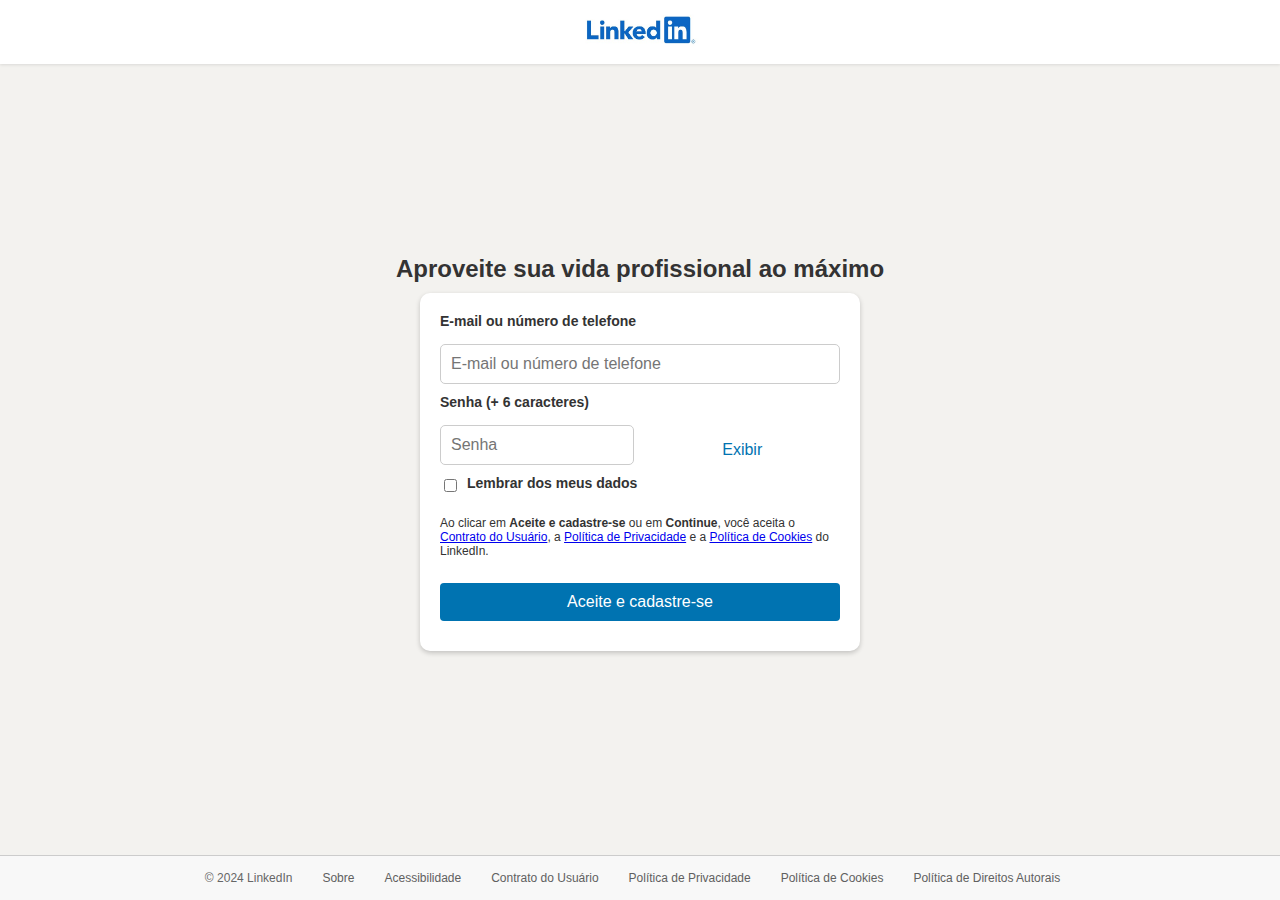
<file: index.html>
<!DOCTYPE html>
<html lang="pt-BR">
<head>
    <meta charset="UTF-8">
    <meta name="viewport" content="width=device-width, initial-scale=1.0">
    <title>Cadastre-se | LinkedIn</title>
    <link rel="stylesheet" href="styles.css">
</head>
<body>
    <div class="container">
        <header class="header">
            <div class="logo-container">
                <img src="Imagem/linkedin.jpg" alt="Logotipo do LinkedIn" class="logo">
            </div>
        </header>
        
        <main>
            <h1 class="title">Aproveite sua vida profissional ao máximo</h1>
            <div class="form-container">
                <form id="signupForm">
                    <label for="email">E-mail ou número de telefone</label>
                    <input type="email" id="email" placeholder="E-mail ou número de telefone" required>
                    
                    <label for="password">Senha (+ 6 caracteres)</label>
                    <div class="password-field">
                        <input type="password" id="password" placeholder="Senha" minlength="6" required>
                        <button type="button" id="togglePassword">Exibir</button>
                    </div>
                    
                    <div class="checkbox-container">
                        <input type="checkbox" id="rememberMe">
                        <label for="rememberMe">Lembrar dos meus dados</label>
                    </div>
                    
                    <p class="terms">
                        Ao clicar em <strong>Aceite e cadastre-se</strong> ou em <strong>Continue</strong>, você aceita o 
                        <a href="#">Contrato do Usuário</a>, a <a href="#">Política de Privacidade</a> e a 
                        <a href="#">Política de Cookies</a> do LinkedIn.
                    </p>
                    
                    <button type="submit" class="signup-button" id="signupButton">Aceite e cadastre-se</button>
                </form>
            </div>
        </main>
        <footer class="footer">
            <div class="footer-content">
                <ul class="footer-links">
                    <li>&copy; 2024 LinkedIn</li>
                    <li><a href="#">Sobre</a></li>
                    <li><a href="#">Acessibilidade</a></li>
                    <li><a href="#">Contrato do Usuário</a></li>
                    <li><a href="#">Política de Privacidade</a></li>
                    <li><a href="#">Política de Cookies</a></li>
                    <li><a href="#">Política de Direitos Autorais</a></li>
                </ul>
            </div>
        </footer>
    </div>
    <script>
        document.getElementById('signupForm').addEventListener('submit', function (event) {
            event.preventDefault();
            window.location.href = 'cadastro.html';
        });
    </script>
</body>
</html>
</file>
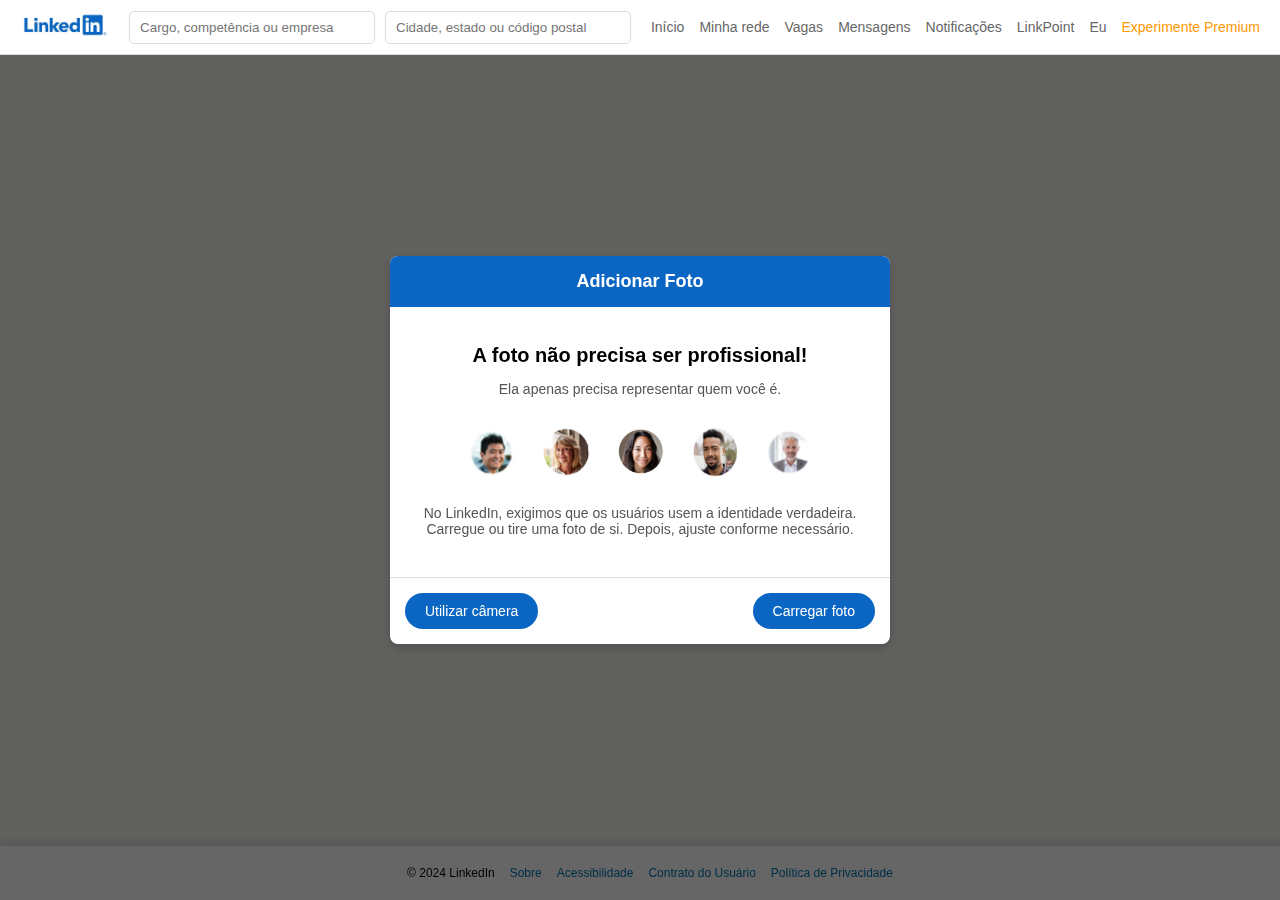
<file: add-photo.html>
<!DOCTYPE html>
<html lang="pt-BR">

<head>
    <meta charset="UTF-8">
    <meta name="viewport" content="width=device-width, initial-scale=1.0">
    <title>Adicionar Foto | LinkedIn</title>
    <style>
        body {
            font-family: Arial, sans-serif;
            margin: 0;
            padding: 0;
            background-color: #f3f2ef;
        }

        /* Header padrão */
        .navbar {
            display: flex;
            align-items: center;
            justify-content: space-between;
            background-color: #fff;
            border-bottom: 1px solid #ddd;
            padding: 10px 20px;
            position: sticky;
            top: 0;
            z-index: 1000;
        }

        .navbar .logo img {
            height: 30px;
        }

        .navbar .search {
            flex-grow: 1;
            display: flex;
            gap: 10px;
            margin: 0 20px;
        }

        .navbar input {
            padding: 8px 10px;
            border: 1px solid #ddd;
            border-radius: 5px;
            width: 100%;
        }

        .navbar .menu {
            display: flex;
            align-items: center;
            gap: 15px;
        }

        .navbar .menu a {
            text-decoration: none;
            color: #666;
            font-size: 14px;
        }

        .navbar .menu a:hover {
            color: #0073b1;
        }

        .navbar .menu .highlight {
            color: #f90;
        }

        /* Modal */
        .modal-overlay {
            position: fixed;
            top: 0;
            left: 0;
            width: 100%;
            height: 100%;
            background: rgba(0, 0, 0, 0.6);
            display: flex;
            justify-content: center;
            align-items: center;
            z-index: 999;
        }

        .modal {
            background-color: #fff;
            width: 500px;
            border-radius: 8px;
            box-shadow: 0 4px 12px rgba(0, 0, 0, 0.2);
            overflow: hidden;
        }

        .modal-header {
            background-color: #0a66c2;
            color: #fff;
            padding: 15px;
            font-size: 18px;
            text-align: center;
            font-weight: bold;
        }

        .modal-body {
            padding: 20px;
            text-align: center;
        }

        .modal-body h2 {
            font-size: 20px;
            margin-bottom: 10px;
        }

        .modal-body p {
            font-size: 14px;
            color: #555;
            margin-bottom: 20px;
        }

        .modal-body img {
            width: 50px;
            height: 50px;
            border-radius: 50%;
            margin: 10px;
        }

        .modal-footer {
            text-align: center;
            padding: 15px;
            display: flex;
            justify-content: space-between;
            border-top: 1px solid #ddd;
        }

        .modal-footer button {
            background-color: #0a66c2;
            color: #fff;
            border: none;
            border-radius: 20px;
            padding: 10px 20px;
            font-size: 14px;
            cursor: pointer;
            transition: background-color 0.3s;
        }

        .modal-footer button:hover {
            background-color: #004182;
        }

        .modal-footer a {
            color: #0a66c2;
            text-decoration: none;
            font-size: 14px;
            line-height: 2;
        }

        .modal-footer a:hover {
            text-decoration: underline;
        }

        /* Footer fixo */
        .footer {
            position: fixed;
            bottom: 0;
            width: 100%;
            background-color: #fff;
            text-align: center;
            padding: 10px;
            border-top: 1px solid #ddd;
            box-shadow: 0 -4px 8px rgba(0, 0, 0, 0.1);
            font-size: 12px;
        }

        .footer ul {
            list-style: none;
            padding: 0;
            margin: 10px 0;
            display: flex;
            justify-content: center;
            gap: 15px;
        }

        .footer a {
            color: #0073b1;
            text-decoration: none;
        }

        .footer a:hover {
            text-decoration: underline;
        }
    </style>
</head>

<body>
    <!-- Header padrão -->
    <header class="navbar">
        <div class="logo">
            <img src="Imagem/linkedin.jpg" alt="LinkedIn Logo">
        </div>
        <div class="search">
            <input type="text" placeholder="Cargo, competência ou empresa">
            <input type="text" placeholder="Cidade, estado ou código postal">
        </div>
        <div class="menu">
            <a href="#">Início</a>
            <a href="#">Minha rede</a>
            <a href="#">Vagas</a>
            <a href="#">Mensagens</a>
            <a href="#">Notificações</a>
            <a href="#">LinkPoint</a>
            <a href="#">Eu</a>
            <a href="#" class="highlight">Experimente Premium</a>
        </div>
    </header>

    <!-- Modal -->
    <div class="modal-overlay">
        <div class="modal">
            <div class="modal-header">Adicionar Foto</div>
            <div class="modal-body">
                <h2>A foto não precisa ser profissional!</h2>
                <p>Ela apenas precisa representar quem você é.</p>
                <div>
                    <img src="Imagem/rosto1.jpg" alt="Exemplo 1">
                    <img src="Imagem/rosto2.jpg" alt="Exemplo 2">
                    <img src="Imagem/rosto 3.jpg" alt="Exemplo 3">
                    <img src="Imagem/rosto4.jpg" alt="Exemplo 4">
                    <img src="Imagem/rosto5.jpg" alt="Exemplo 5">
                </div>
                <p>No LinkedIn, exigimos que os usuários usem a identidade verdadeira. Carregue ou tire uma foto de si. Depois, ajuste conforme necessário.</p>
            </div>
            <div class="modal-footer">
                <button onclick="proceed()">Utilizar câmera</button>
                <button onclick="proceed()">Carregar foto</button>
            </div>
        </div>
    </div>

    <!-- Footer fixo -->
    <footer class="footer">
        <ul>
            <li>&copy; 2024 LinkedIn</li>
            <li><a href="#">Sobre</a></li>
            <li><a href="#">Acessibilidade</a></li>
            <li><a href="#">Contrato do Usuário</a></li>
            <li><a href="#">Política de Privacidade</a></li>
        </ul>
    </footer>

    <script>
        // Redireciona para a página "photo-upload-success.html" quando qualquer botão for clicado
        function proceed() {
            window.location.href = "photo-upload-success.html"; // Substitua com o nome da próxima página
        }
    </script>
</body>

</html>
</file>
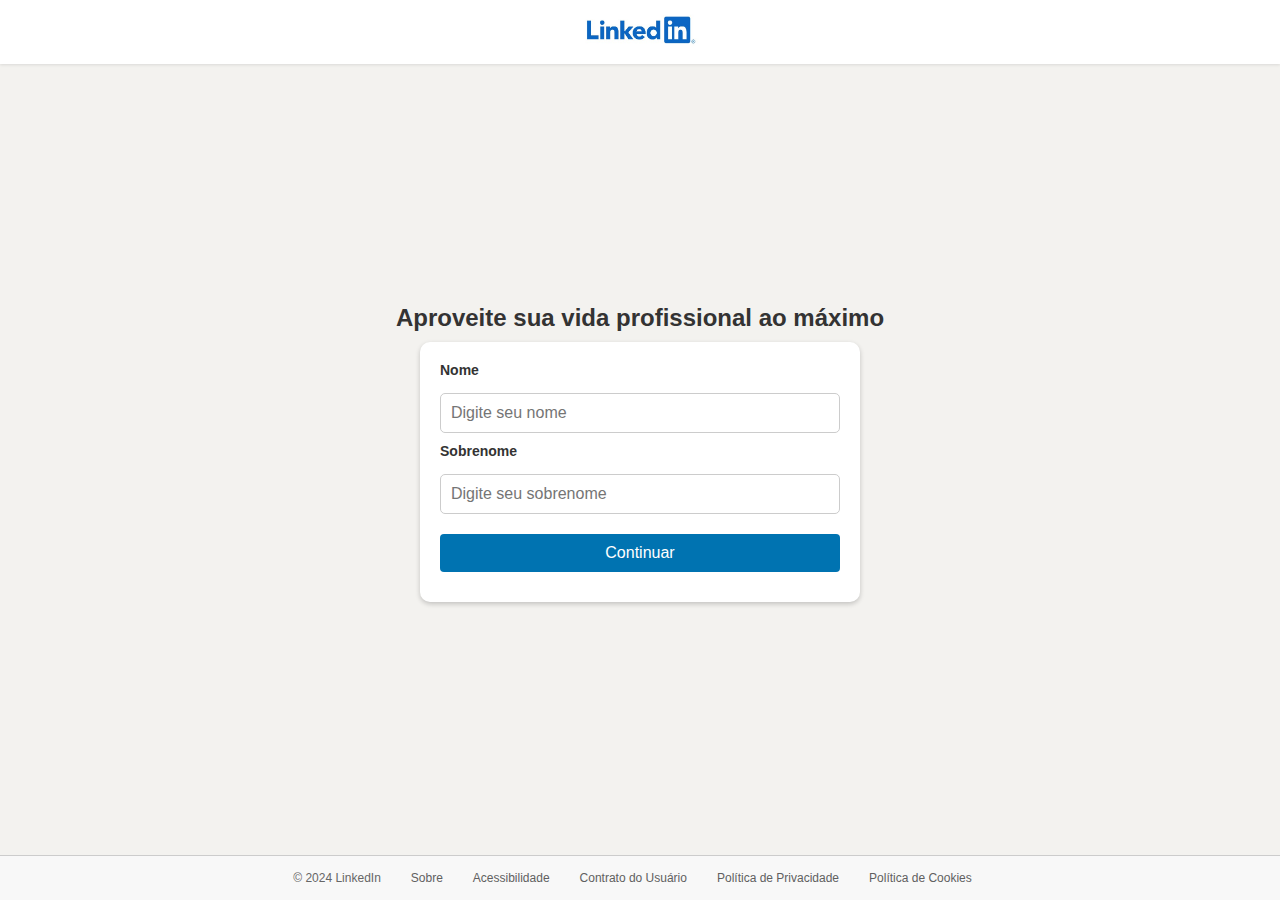
<file: cadastro.html>
<!DOCTYPE html>
<html lang="pt-BR">
<head>
    <meta charset="UTF-8">
    <meta name="viewport" content="width=device-width, initial-scale=1.0">
    <title>Cadastro</title>
    <link rel="stylesheet" href="styles.css">
</head>
<body>
    <div class="container">
        <!-- Header -->
        <header class="header">
            <div class="logo-container">
                <img src="Imagem/linkedin.jpg" alt="Logotipo do LinkedIn" class="logo">
            </div>
        </header>

        <!-- Main Content -->
        <main>
            <h1 class="title">Aproveite sua vida profissional ao máximo</h1>
            <div class="form-container">
                <form id="cadastroForm">
                    <label for="firstName">Nome</label>
                    <input type="text" id="firstName" placeholder="Digite seu nome" required>
                
                    <label for="lastName">Sobrenome</label>
                    <input type="text" id="lastName" placeholder="Digite seu sobrenome" required>
                
                    <button type="submit" class="signup-button">Continuar</button>
                </form>
            </div>
        </main>

        <!-- Footer -->
        <footer class="footer">
            <ul class="footer-links">
                <li>&copy; 2024 LinkedIn</li>
                <li><a href="#">Sobre</a></li>
                <li><a href="#">Acessibilidade</a></li>
                <li><a href="#">Contrato do Usuário</a></li>
                <li><a href="#">Política de Privacidade</a></li>
                <li><a href="#">Política de Cookies</a></li>
            </ul>
        </footer>
    </div>

    <script>
        // Captura o formulário e adiciona o evento de submissão
        document.getElementById('cadastroForm').addEventListener('submit', function(event) {
            event.preventDefault(); // Previne o comportamento padrão do formulário
            

            // Após 1 segundo, redireciona para a tela profile.html
            setTimeout(() => {
                window.location.href = "profile.html";
            }, 1000); // 1000ms = 1 segundo
        });
    </script>
</body>
</html>
</file>
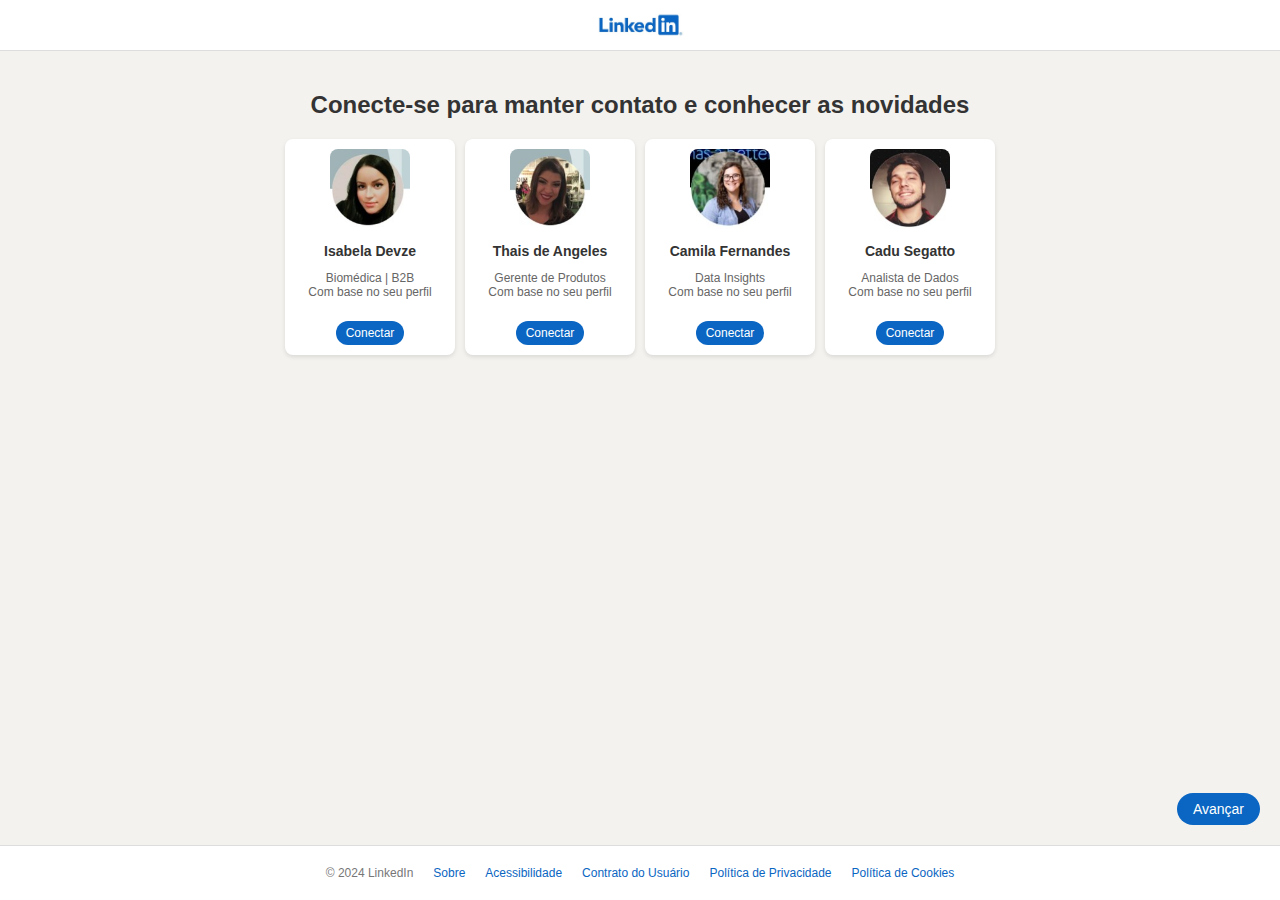
<file: connections.html>
<!DOCTYPE html>
<html lang="pt-BR">
<head>
    <meta charset="UTF-8">
    <meta name="viewport" content="width=device-width, initial-scale=1.0">
    <title>Conexões | LinkedIn</title>
    <style>
        body {
            font-family: Arial, sans-serif;
            margin: 0;
            padding: 0;
            background-color: #f3f2ef;
            display: flex;
            flex-direction: column;
            min-height: 100vh;
        }

        .header {
            display: flex;
            align-items: center;
            justify-content: center;
            padding: 10px 0;
            background-color: white;
            border-bottom: 1px solid #ddd;
        }

        .logo {
            height: 30px;
        }

        .container {
            text-align: center;
            padding: 20px;
            flex: 1;
        }

        h1 {
            font-size: 24px;
            margin: 20px 0;
            color: #333;
        }

        .connections-container {
            display: flex;
            justify-content: center;
            flex-wrap: wrap;
            gap: 10px;
        }

        .connection-card {
            background-color: white;
            width: 150px;
            border-radius: 8px;
            padding: 10px;
            box-shadow: 0 2px 4px rgba(0, 0, 0, 0.1);
            text-align: center;
        }

        .connection-card img {
            width: 80px;
            height: 80px;
            object-fit: cover;
            border-radius: 8px;
        }

        .connection-card h3 {
            font-size: 14px;
            margin: 10px 0 5px;
            color: #333;
        }

        .connection-card p {
            font-size: 12px;
            color: #666;
        }

        .connection-card button {
            margin-top: 10px;
            background-color: #0a66c2;
            color: white;
            border: none;
            padding: 5px 10px;
            border-radius: 20px;
            font-size: 12px;
            cursor: pointer;
            transition: background-color 0.3s ease;
        }

        .connection-card button:hover {
            background-color: #004182;
        }

        .button-container {
            display: flex;
            justify-content: flex-end;
            margin: 20px;
        }

        .continue-button {
            font-size: 14px;
            padding: 8px 16px;
            background-color: #0a66c2;
            color: white;
            border: none;
            border-radius: 20px;
            cursor: pointer;
            transition: background-color 0.3s ease;
        }

        .continue-button:hover {
            background-color: #004182;
        }

        footer {
            text-align: center;
            font-size: 12px;
            color: #777;
            background-color: white;
            border-top: 1px solid #ddd;
            padding: 10px 0;
        }

        footer ul {
            list-style: none;
            padding: 0;
            margin: 10px 0;
            display: flex;
            justify-content: center;
            flex-wrap: wrap;
        }

        footer ul li {
            margin: 0 10px;
        }

        footer ul li a {
            color: #0a66c2;
            text-decoration: none;
        }

        footer ul li a:hover {
            text-decoration: underline;
        }
    </style>
</head>
<body>
    <header class="header">
        <img src="Imagem/linkedin.jpg" alt="LinkedIn Logo" class="logo">
    </header>

    <div class="container">
        <h1>Conecte-se para manter contato e conhecer as novidades</h1>
        <div class="connections-container">
            <!-- Connection cards -->
            <div class="connection-card">
                <img src="Imagem/isabela.jpg" alt="Isabela">
                <h3>Isabela Devze</h3>
                <p>Biomédica | B2B<br>Com base no seu perfil</p>
                <button>Conectar</button>
            </div>
            <div class="connection-card">
                <img src="Imagem/thais.jpg" alt="Thais">
                <h3>Thais de Angeles</h3>
                <p>Gerente de Produtos<br>Com base no seu perfil</p>
                <button>Conectar</button>
            </div>
            <div class="connection-card">
                <img src="Imagem/camila.jpg" alt="Camila">
                <h3>Camila Fernandes</h3>
                <p>Data Insights<br>Com base no seu perfil</p>
                <button>Conectar</button>
            </div>
            <div class="connection-card">
                <img src="Imagem/cadu.jpg" alt="Cadu">
                <h3>Cadu Segatto</h3>
                <p>Analista de Dados<br>Com base no seu perfil</p>
                <button>Conectar</button>
            </div>
        </div>
    </div>

    <div class="button-container">
        <button class="continue-button" id="continueButton">Avançar</button>
    </div>

    <footer>
        <ul>
            <li>&copy; 2024 LinkedIn</li>
            <li><a href="#">Sobre</a></li>
            <li><a href="#">Acessibilidade</a></li>
            <li><a href="#">Contrato do Usuário</a></li>
            <li><a href="#">Política de Privacidade</a></li>
            <li><a href="#">Política de Cookies</a></li>
        </ul>
    </footer>

    <script>
        // Redireciona para a próxima página ao clicar em "Avançar"
        document.getElementById('continueButton').addEventListener('click', function () {
            // Exibe a tela de carregamento
          

            // Transição para follow-suggestions.html
            setTimeout(() => {
                window.location.href = "follow-suggestions.html";
            }, 1000); // Tempo de carregamento
        });
    </script>
</body>
</html>
</file>
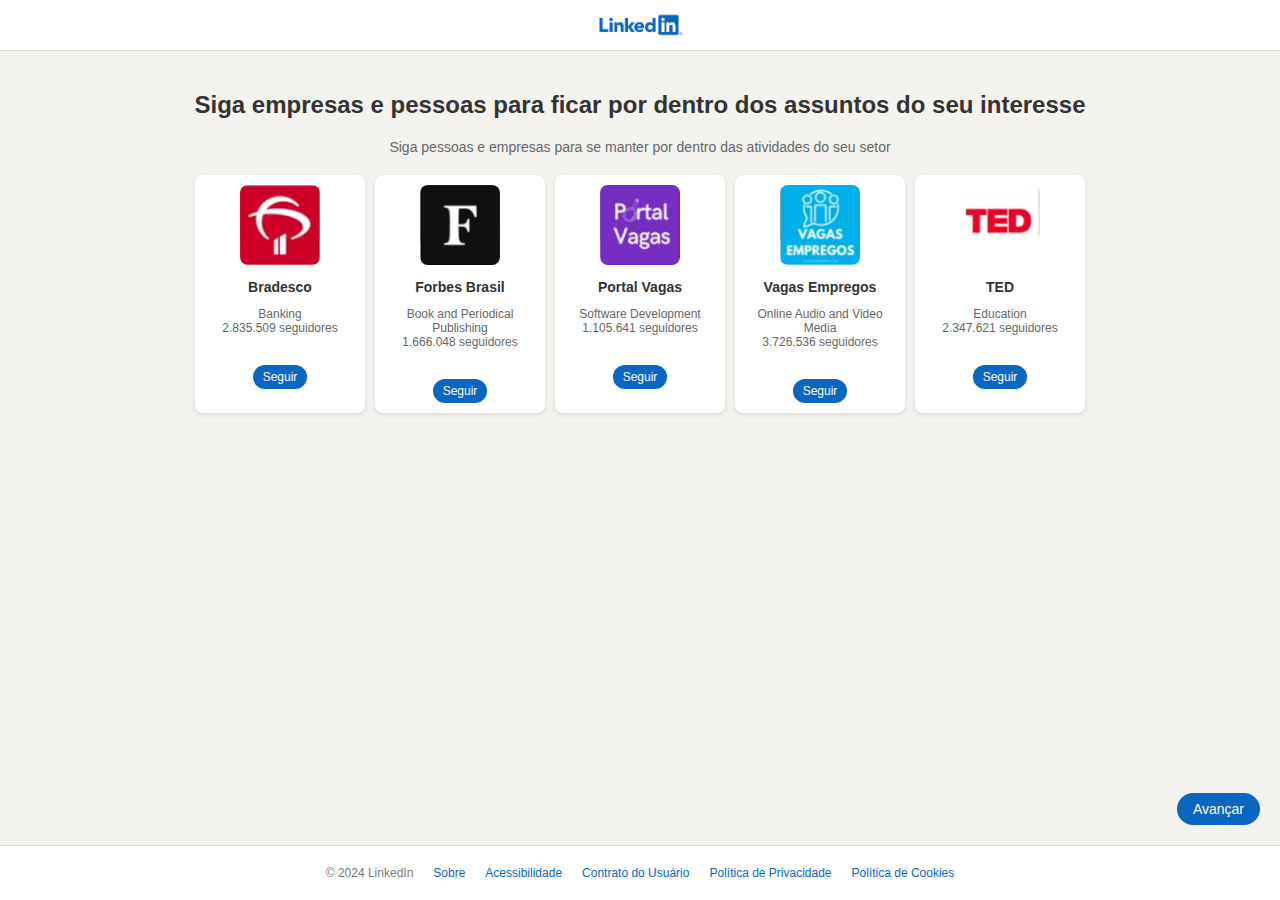
<file: follow-suggestions.html>
<!DOCTYPE html>
<html lang="pt-BR">
<head>
    <meta charset="UTF-8">
    <meta name="viewport" content="width=device-width, initial-scale=1.0">
    <title>Sugestões de Seguimento | LinkedIn</title>
    <style>
        body {
            font-family: Arial, sans-serif;
            margin: 0;
            padding: 0;
            background-color: #f3f2ef;
            display: flex;
            flex-direction: column;
            min-height: 100vh;
        }

        .header {
            display: flex;
            align-items: center;
            justify-content: center;
            padding: 10px 0;
            background-color: white;
            border-bottom: 1px solid #ddd;
        }

        .logo {
            height: 30px;
        }

        .container {
            text-align: center;
            padding: 20px;
            flex: 1;
        }

        h1 {
            font-size: 24px;
            margin: 20px 0;
            color: #333;
        }

        p {
            font-size: 14px;
            color: #666;
            margin-bottom: 20px;
        }

        .follow-container {
            display: flex;
            justify-content: center;
            flex-wrap: wrap;
            gap: 10px;
        }

        .follow-card {
            background-color: white;
            width: 150px;
            border-radius: 8px;
            padding: 10px;
            box-shadow: 0 2px 4px rgba(0, 0, 0, 0.1);
            text-align: center;
        }

        .follow-card img {
            width: 80px;
            height: 80px;
            object-fit: cover;
            border-radius: 8px;
        }

        .follow-card h3 {
            font-size: 14px;
            margin: 10px 0 5px;
            color: #333;
        }

        .follow-card p {
            font-size: 12px;
            color: #666;
        }

        .follow-card button {
            margin-top: 10px;
            background-color: #0a66c2;
            color: white;
            border: none;
            padding: 5px 10px;
            border-radius: 20px;
            font-size: 12px;
            cursor: pointer;
            transition: background-color 0.3s ease;
        }

        .follow-card button:hover {
            background-color: #004182;
        }

        .button-container {
            display: flex;
            justify-content: flex-end;
            margin: 20px;
        }

        .continue-button {
            font-size: 14px;
            padding: 8px 16px;
            background-color: #0a66c2;
            color: white;
            border: none;
            border-radius: 20px;
            cursor: pointer;
            transition: background-color 0.3s ease;
        }

        .continue-button:hover {
            background-color: #004182;
        }

        footer {
            text-align: center;
            font-size: 12px;
            color: #777;
            background-color: white;
            border-top: 1px solid #ddd;
            padding: 10px 0;
        }

        footer ul {
            list-style: none;
            padding: 0;
            margin: 10px 0;
            display: flex;
            justify-content: center;
            flex-wrap: wrap;
        }

        footer ul li {
            margin: 0 10px;
        }

        footer ul li a {
            color: #0a66c2;
            text-decoration: none;
        }

        footer ul li a:hover {
            text-decoration: underline;
        }
    </style>
</head>
<body>
    <header class="header">
        <img src="Imagem/linkedin.jpg" alt="LinkedIn Logo" class="logo">
    </header>

    <div class="container">
        <h1>Siga empresas e pessoas para ficar por dentro dos assuntos do seu interesse</h1>
        <p>Siga pessoas e empresas para se manter por dentro das atividades do seu setor</p>
        <div class="follow-container">
            <div class="follow-card">
                <img src="Imagem/bradesco.jpg" alt="Bradesco">
                <h3>Bradesco</h3>
                <p>Banking<br>2.835.509 seguidores</p>
                <button>Seguir</button>
            </div>
            <div class="follow-card">
                <img src="Imagem/Forbs.jpg" alt="Forbes Brasil">
                <h3>Forbes Brasil</h3>
                <p>Book and Periodical Publishing<br>1.666.048 seguidores</p>
                <button>Seguir</button>
            </div>
            <div class="follow-card">
                <img src="Imagem/portal vagas.jpg" alt="Portal Vagas">
                <h3>Portal Vagas</h3>
                <p>Software Development<br>1.105.641 seguidores</p>
                <button>Seguir</button>
            </div>
            <div class="follow-card">
                <img src="Imagem/vagas.jpg" alt="Vagas Empregos">
                <h3>Vagas Empregos</h3>
                <p>Online Audio and Video Media<br>3.726.536 seguidores</p>
                <button>Seguir</button>
            </div>
            <div class="follow-card">
                <img src="Imagem/TED.jpg" alt="TED">
                <h3>TED</h3>
                <p>Education<br>2.347.621 seguidores</p>
                <button>Seguir</button>
            </div>
        </div>
    </div>

    <div class="button-container">
        <button id="nextButton" class="continue-button">Avançar</button>
    </div>

    <footer>
        <ul>
            <li>&copy; 2024 LinkedIn</li>
            <li><a href="#">Sobre</a></li>
            <li><a href="#">Acessibilidade</a></li>
            <li><a href="#">Contrato do Usuário</a></li>
            <li><a href="#">Política de Privacidade</a></li>
            <li><a href="#">Política de Cookies</a></li>
        </ul>
    </footer>
    <script>
        document.getElementById('nextButton').addEventListener('click', function () {
            // Mostra a tela de carregamento antes de redirecionar
          
            setTimeout(() => {
                window.location.href = "linkpoints-rewards.html"; // Próxima tela
            }, 1000); // Tempo de carregamento
        });
    </script>
</body>
</html>
</file>
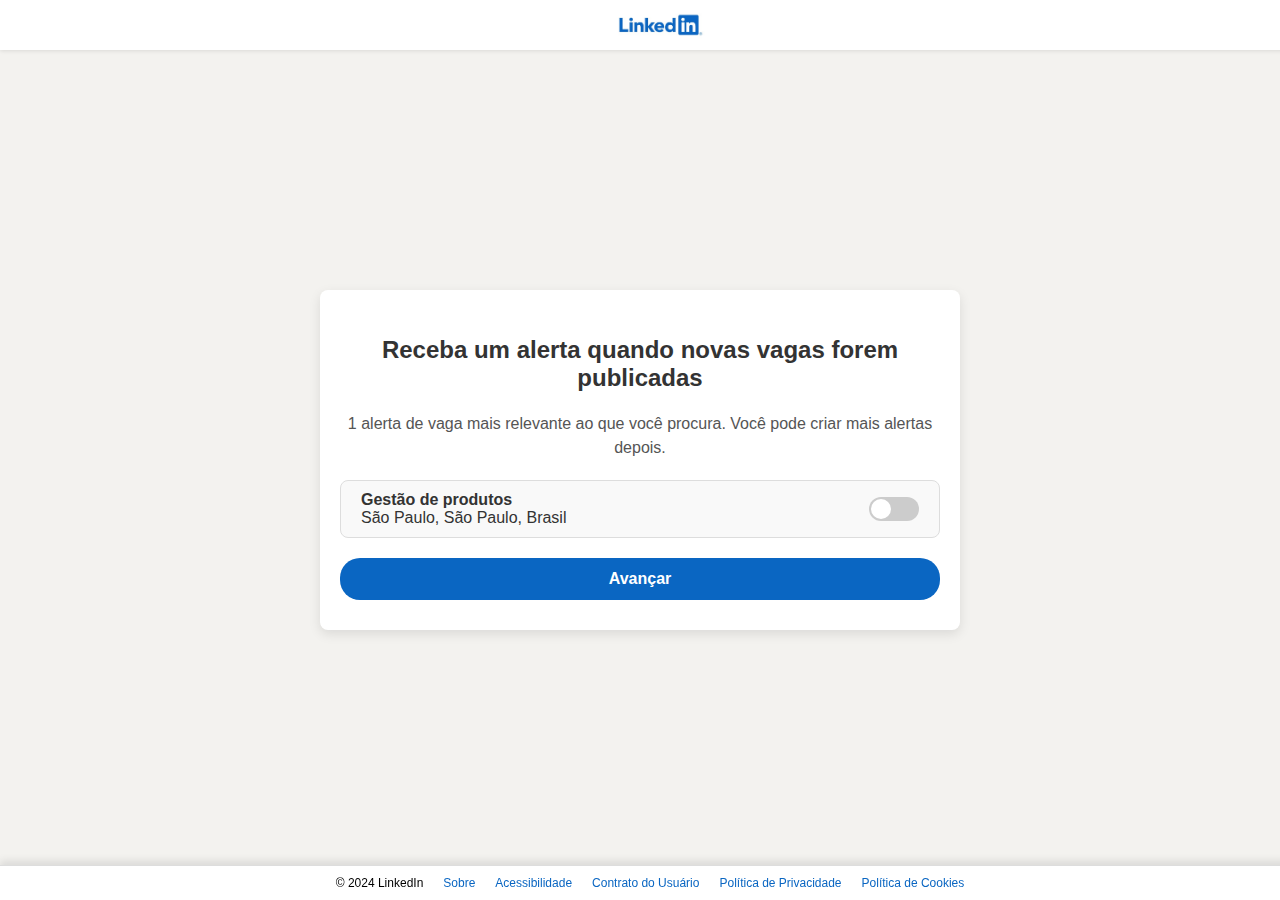
<file: job-alert.html>
<!DOCTYPE html>
<html lang="pt-BR">
<head>
    <meta charset="UTF-8">
    <meta name="viewport" content="width=device-width, initial-scale=1.0">
    <title>Alerta de Vagas</title>
    <style>
        body {
            font-family: Arial, sans-serif;
            margin: 0;
            display: flex;
            flex-direction: column;
            min-height: 100vh;
            background-color: #f3f2ef;
        }

        header {
            position: fixed;
            top: 0;
            width: 100%;
            background-color: #fff;
            box-shadow: 0 1px 4px rgba(0, 0, 0, 0.1);
            padding: 10px 20px;
            display: flex;
            justify-content: center;
            align-items: center;
            z-index: 1000;
        }

        .logo {
            height: 30px;
        }

        main {
            flex: 1;
            display: flex;
            justify-content: center;
            align-items: center;
            padding: 80px 20px 60px; /* Espaçamento para evitar sobreposição com header e footer */
        }

        .container {
            max-width: 600px;
            width: 100%;
            background-color: #ffffff;
            border-radius: 8px;
            padding: 30px 20px;
            box-shadow: 0 4px 12px rgba(0, 0, 0, 0.1);
            text-align: center;
        }

        h1 {
            font-size: 24px;
            color: #333333;
            margin-bottom: 20px;
        }

        p {
            font-size: 16px;
            color: #555555;
            line-height: 1.5;
            margin-bottom: 20px;
        }

        .alert-container {
            display: flex;
            justify-content: space-between;
            align-items: center;
            background-color: #f9f9f9;
            border: 1px solid #ddd;
            border-radius: 8px;
            padding: 10px 20px;
            margin-bottom: 20px;
        }

        .alert-text {
            text-align: left;
            color: #333;
        }

        .alert-text strong {
            font-size: 16px;
        }

        .toggle-switch {
            display: inline-block;
            position: relative;
            width: 50px;
            height: 24px;
        }

        .toggle-switch input {
            display: none;
        }

        .toggle-slider {
            position: absolute;
            cursor: pointer;
            top: 0;
            left: 0;
            right: 0;
            bottom: 0;
            background-color: #ccc;
            transition: 0.4s;
            border-radius: 24px;
        }

        .toggle-slider:before {
            position: absolute;
            content: "";
            height: 20px;
            width: 20px;
            left: 2px;
            bottom: 2px;
            background-color: white;
            transition: 0.4s;
            border-radius: 50%;
        }

        input:checked + .toggle-slider {
            background-color: #0a66c2;
        }

        input:checked + .toggle-slider:before {
            transform: translateX(26px);
        }

        button {
            background-color: #0a66c2;
            color: #ffffff;
            font-size: 16px;
            font-weight: bold;
            padding: 12px 20px;
            border: none;
            border-radius: 20px;
            cursor: pointer;
            transition: background-color 0.3s ease;
            width: 100%;
        }

        button:hover {
            background-color: #004182;
        }

        footer {
            position: fixed;
            bottom: 0;
            width: 100%;
            background-color: #fff;
            text-align: center;
            padding: 10px;
            border-top: 1px solid #ddd;
            box-shadow: 0 -4px 8px rgba(0, 0, 0, 0.1);
        }

        .footer-links {
            list-style: none;
            padding: 0;
            margin: 0;
            display: flex;
            justify-content: center;
            flex-wrap: wrap;
        }

        .footer-links li {
            margin: 0 10px;
            font-size: 12px;
        }

        .footer-links a {
            color: #0a66c2;
            text-decoration: none;
        }

        .footer-links a:hover {
            text-decoration: underline;
        }
    </style>
</head>
<body>
    <!-- Header -->
    <header>
        <img src="Imagem/linkedin.jpg" alt="Logotipo do LinkedIn" class="logo">
    </header>

    <!-- Main Content -->
    <main>
        <div class="container">
            <h1>Receba um alerta quando novas vagas forem publicadas</h1>
            <p>1 alerta de vaga mais relevante ao que você procura. Você pode criar mais alertas depois.</p>
            <div class="alert-container">
                <div class="alert-text">
                    <strong>Gestão de produtos</strong><br>
                    São Paulo, São Paulo, Brasil
                </div>
                <label class="toggle-switch">
                    <input type="checkbox">
                    <span class="toggle-slider"></span>
                </label>
            </div>
            <button type="button" id="advanceButton">Avançar</button>
        </div>
    </main>

    <!-- Footer -->
    <footer>
        <ul class="footer-links">
            <li>&copy; 2024 LinkedIn</li>
            <li><a href="#">Sobre</a></li>
            <li><a href="#">Acessibilidade</a></li>
            <li><a href="#">Contrato do Usuário</a></li>
            <li><a href="#">Política de Privacidade</a></li>
            <li><a href="#">Política de Cookies</a></li>
        </ul>
    </footer>

    <script>
        document.getElementById('advanceButton').addEventListener('click', function () {
            setTimeout(() => {
                window.location.href = "recruiter-interest.html";
            }, 1000);
        });
    </script>
</body>
</html>
</file>
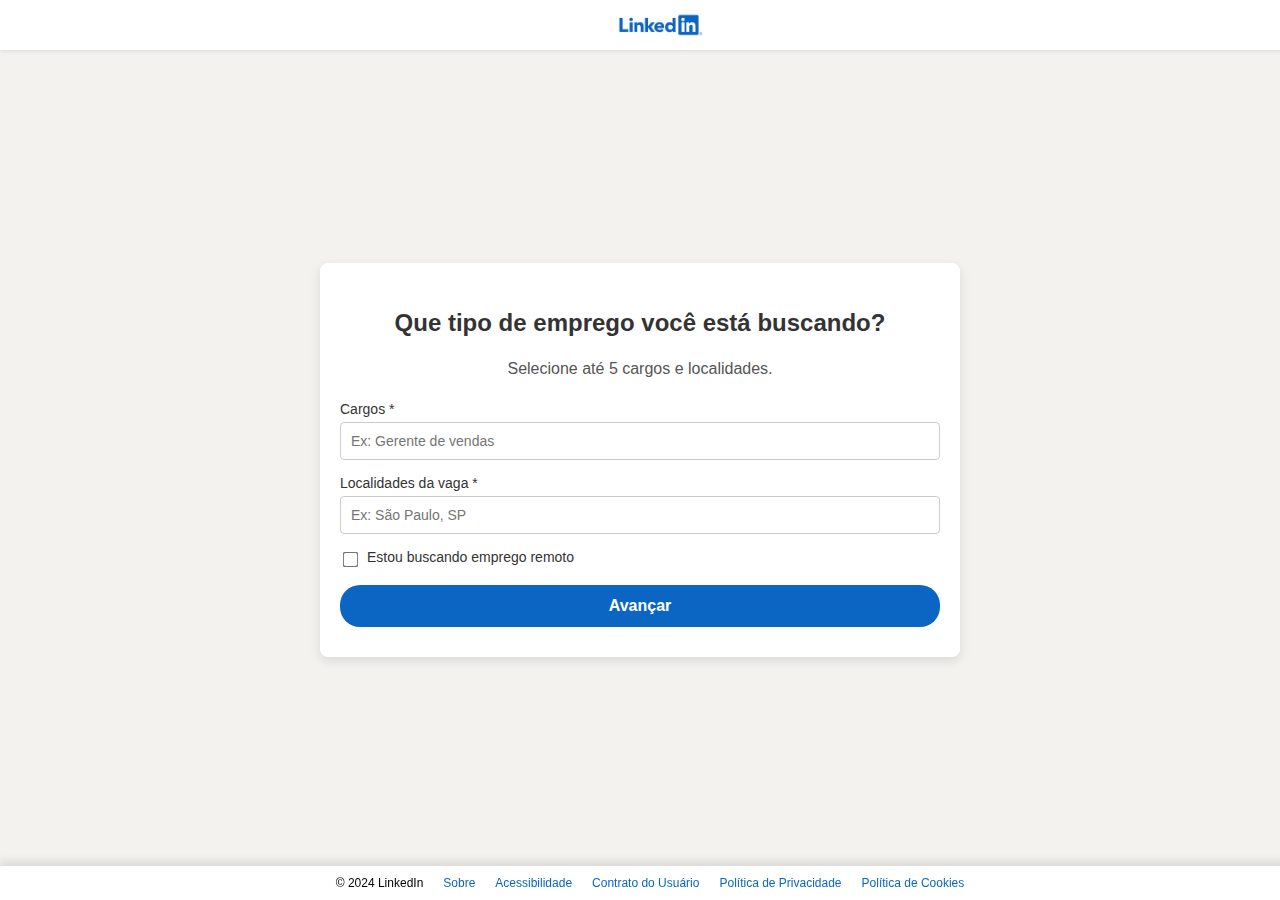
<file: job-type.html>
<!DOCTYPE html>
<html lang="pt-BR">
<head>
    <meta charset="UTF-8">
    <meta name="viewport" content="width=device-width, initial-scale=1.0">
    <title>Que tipo de emprego você está buscando?</title>
    <style>
        body {
            font-family: Arial, sans-serif;
            margin: 0;
            background-color: #f3f2ef;
            display: flex;
            flex-direction: column;
            min-height: 100vh;
        }

        header {
            position: fixed;
            top: 0;
            width: 100%;
            background-color: #fff;
            box-shadow: 0 1px 4px rgba(0, 0, 0, 0.1);
            padding: 10px 20px;
            display: flex;
            justify-content: center;
            align-items: center;
            z-index: 1000;
        }

        .logo {
            height: 30px;
        }

        main {
            flex: 1;
            padding: 80px 20px 60px; /* Espaço para evitar sobreposição do header e footer */
            display: flex;
            justify-content: center;
            align-items: center;
        }

        .container {
            max-width: 600px;
            width: 100%;
            background-color: #ffffff;
            border-radius: 8px;
            padding: 30px 20px;
            box-shadow: 0 4px 12px rgba(0, 0, 0, 0.1);
            text-align: center;
        }

        h1 {
            font-size: 24px;
            color: #333333;
            margin-bottom: 20px;
        }

        p {
            font-size: 16px;
            color: #555555;
            line-height: 1.5;
            margin-bottom: 20px;
        }

        label {
            display: block;
            font-size: 14px;
            color: #333;
            margin-bottom: 5px;
            text-align: left;
        }

        input[type="text"] {
            width: 100%;
            padding: 10px;
            font-size: 14px;
            border: 1px solid #ccc;
            border-radius: 4px;
            margin-bottom: 15px;
            box-sizing: border-box;
        }

        input[type="text"]:focus {
            border-color: #0a66c2;
            outline: none;
            box-shadow: 0 0 4px rgba(10, 102, 194, 0.4);
        }

        .checkbox-container {
            display: flex;
            align-items: center;
            justify-content: left;
            margin-bottom: 15px;
        }

        .checkbox-container input[type="checkbox"] {
            margin-right: 10px;
            transform: scale(1.2); /* Aumenta o tamanho da caixa */
        }

        button {
            background-color: #0a66c2;
            color: #ffffff;
            font-size: 16px;
            font-weight: bold;
            padding: 12px 20px;
            border: none;
            border-radius: 20px;
            cursor: pointer;
           
            transition: background-color 0.3s ease;
            width: 100%;
        }

        button:hover {
            background-color: #004182;
        }

        footer {
            position: fixed;
            bottom: 0;
            width: 100%;
            background-color: #fff;
            text-align: center;
            padding: 10px;
            border-top: 1px solid #ddd;
            box-shadow: 0 -4px 8px rgba(0, 0, 0, 0.1);
        }

        .footer-links {
            list-style: none;
            padding: 0;
            margin: 0;
            display: flex;
            justify-content: center;
            flex-wrap: wrap;
        }

        .footer-links li {
            margin: 0 10px;
            font-size: 12px;
        }

        .footer-links a {
            color: #0a66c2;
            text-decoration: none;
        }

        .footer-links a:hover {
            text-decoration: underline;
        }
    </style>
</head>
<body>
    <!-- Header -->
    <header>
        <img src="Imagem/linkedin.jpg" alt="Logotipo do LinkedIn" class="logo">
    </header>

    <!-- Main Content -->
    <main>
        <div class="container">
            <h1>Que tipo de emprego você está buscando?</h1>
            <p>Selecione até 5 cargos e localidades.</p>
            <form id="jobForm">
                <label for="job">Cargos *</label>
                <input type="text" id="job" placeholder="Ex: Gerente de vendas">
                <div id="job-tags" class="selected-tags"></div>

                <label for="location">Localidades da vaga *</label>
                <input type="text" id="location" placeholder="Ex: São Paulo, SP">
                <div id="location-tags" class="selected-tags"></div>

                <div class="checkbox-container">
                    <input type="checkbox" id="remote">
                    <label for="remote">Estou buscando emprego remoto</label>
                </div>

                <button type="button" id="submitButton">Avançar</button>
            </form>
        </div>
    </main>

    <!-- Footer -->
    <footer>
        <ul class="footer-links">
            <li>&copy; 2024 LinkedIn</li>
            <li><a href="#">Sobre</a></li>
            <li><a href="#">Acessibilidade</a></li>
            <li><a href="#">Contrato do Usuário</a></li>
            <li><a href="#">Política de Privacidade</a></li>
            <li><a href="#">Política de Cookies</a></li>
        </ul>
    </footer>

    <script>
        document.getElementById('submitButton').addEventListener('click', function () {
            setTimeout(() => {
                window.location.href = "linkpoints.html";
            }, 1000); // Redireciona após 1 segundo
        });
    </script>
</body>
</html>
</file>
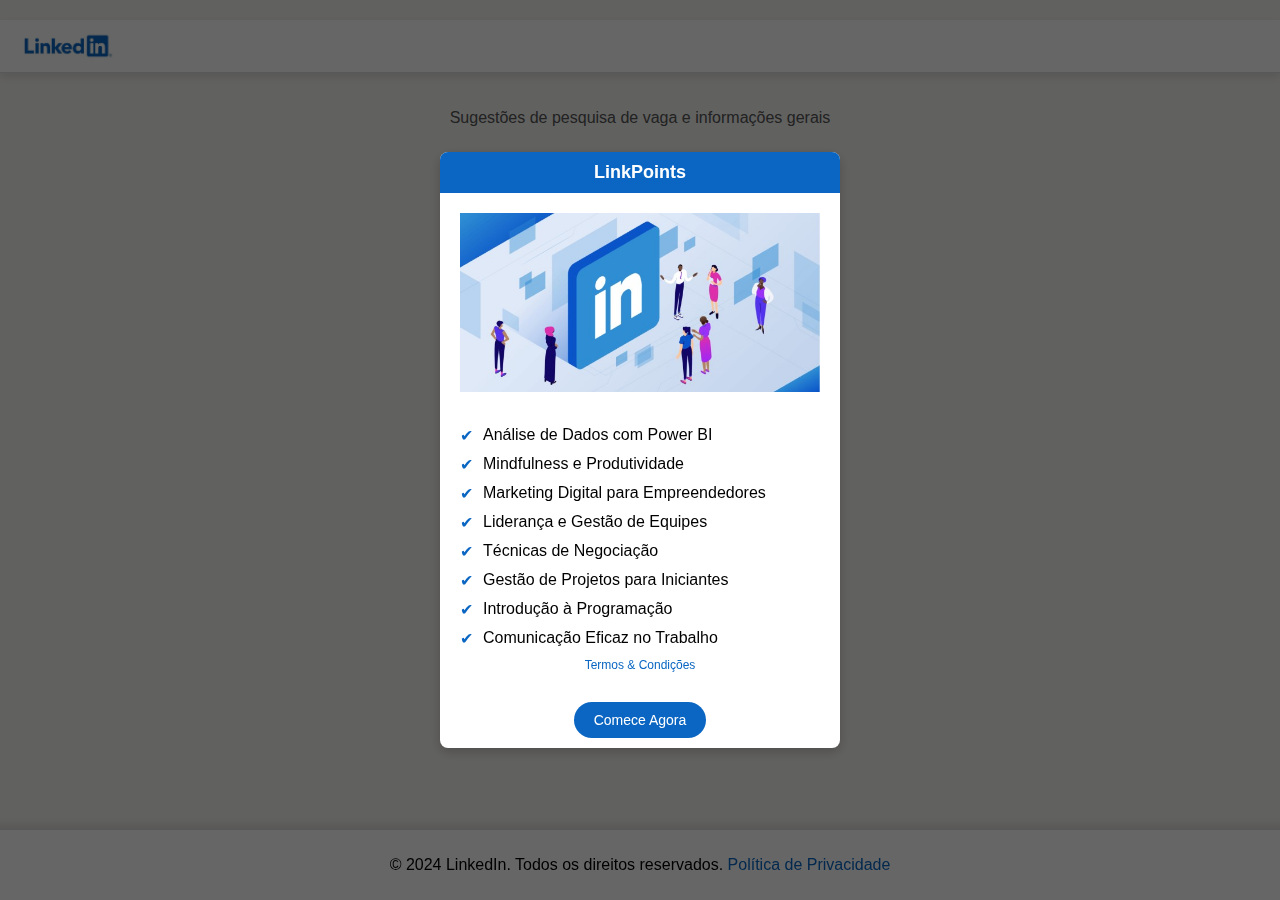
<file: linkpoints-rewards.html>
<!DOCTYPE html>
<html lang="pt-BR">
<head>
    <meta charset="UTF-8">
    <meta name="viewport" content="width=device-width, initial-scale=1.0">
    <title>LinkPoints | LinkedIn</title>
    <style>
        body {
            font-family: Arial, sans-serif;
            margin: 0;
            padding: 0;
            background-color: #f3f2ef;
            overflow: hidden; /* Evita rolagem ao abrir o modal */
        }

        .container {
            position: relative;
            display: flex;
            flex-direction: column;
            align-items: center;
            padding: 20px;
            background-color: #f3f2ef;
        }

        .header {
            width: 100%;
            background-color: #fff;
            padding: 10px 20px;
            border-bottom: 1px solid #ddd;
            box-shadow: 0 4px 8px rgba(0, 0, 0, 0.1);
            display: flex;
            justify-content: space-between;
            align-items: center;
        }

        .header img {
            height: 32px;
        }

        .main-content {
            margin-top: 20px;
            text-align: center;
        }

        .main-content p {
            color: #555;
        }

        .modal-overlay {
            position: fixed;
            top: 0;
            left: 0;
            width: 100%;
            height: 100%;
            background: rgba(0, 0, 0, 0.6);
            display: flex;
            justify-content: center;
            align-items: center;
            z-index: 999; /* Garantir que está acima de todos os elementos */
        }

        .modal {
            background-color: #fff;
            width: 400px;
            border-radius: 8px;
            box-shadow: 0 4px 12px rgba(0, 0, 0, 0.2);
            overflow: hidden;
        }

        .modal-header {
            background-color: #0a66c2;
            color: #fff;
            padding: 10px 15px;
            font-size: 18px;
            text-align: center;
            font-weight: bold;
        }

        .modal-body {
            padding: 20px;
        }

        .modal-body img {
            width: 100%;
            height: auto;
            margin-bottom: 20px;
        }

        .modal-body ul {
            list-style: none;
            padding: 0;
            margin: 0;
        }

        .modal-body ul li {
            margin: 10px 0;
            display: flex;
            align-items: center;
        }

        .modal-body ul li::before {
            content: "✔";
            color: #0a66c2;
            margin-right: 10px;
        }

        .modal-body a {
            display: block;
            margin-top: 10px;
            font-size: 12px;
            text-align: center;
            color: #0a66c2;
            text-decoration: none;
        }

        .modal-footer {
            text-align: center;
            padding: 10px;
        }

        .modal-footer button {
            background-color: #0a66c2;
            color: #fff;
            border: none;
            border-radius: 20px;
            padding: 10px 20px;
            font-size: 14px;
            cursor: pointer;
            transition: background-color 0.3s;
        }

        .modal-footer button:hover {
            background-color: #004182;
        }

        /* Footer */
        .footer {
            position: fixed;
            bottom: 0;
            width: 100%;
            background-color: #fff;
            text-align: center;
            padding: 10px;
            border-top: 1px solid #ddd;
            box-shadow: 0 -4px 8px rgba(0, 0, 0, 0.1);
        }

        .footer a {
            color: #0a66c2;
            text-decoration: none;
        }

        .footer a:hover {
            text-decoration: underline;
        }
    </style>
</head>
<body>
    <!-- Tela principal -->
    <div class="container">
        <header class="header">
            <img src="Imagem/linkedin.jpg" alt="LinkedIn Logo">
        </header>

        <main class="main-content">
            <p>Sugestões de pesquisa de vaga e informações gerais</p>
        </main>

        <footer class="footer">
            <p>&copy; 2024 LinkedIn. Todos os direitos reservados. <a href="#">Política de Privacidade</a></p>
        </footer>
    </div>

    <!-- Modal -->
    <div class="modal-overlay">
        <div class="modal">
            <div class="modal-header">LinkPoints</div>
            <div class="modal-body">
                <img src="Imagem/imagem175.jpg" alt="Imagem de LinkPoints">
                <ul>
                    <li>Análise de Dados com Power BI</li>
                    <li>Mindfulness e Produtividade</li>
                    <li>Marketing Digital para Empreendedores</li>
                    <li>Liderança e Gestão de Equipes</li>
                    <li>Técnicas de Negociação</li>
                    <li>Gestão de Projetos para Iniciantes</li>
                    <li>Introdução à Programação</li>
                    <li>Comunicação Eficaz no Trabalho</li>
                </ul>
                <a href="#">Termos & Condições</a>
            </div>
            <div class="modal-footer">
                <button id="startButton">Comece Agora</button>
            </div>
        </div>
    </div>

    <script>
        // Redirecionamento ao clicar no botão "Comece Agora"
        document.getElementById('startButton').addEventListener('click', function () {
            window.location.href = "linkpoints-benefits.html"; // Redireciona para a próxima página
        });
    </script>
</body>
</html>
</file>
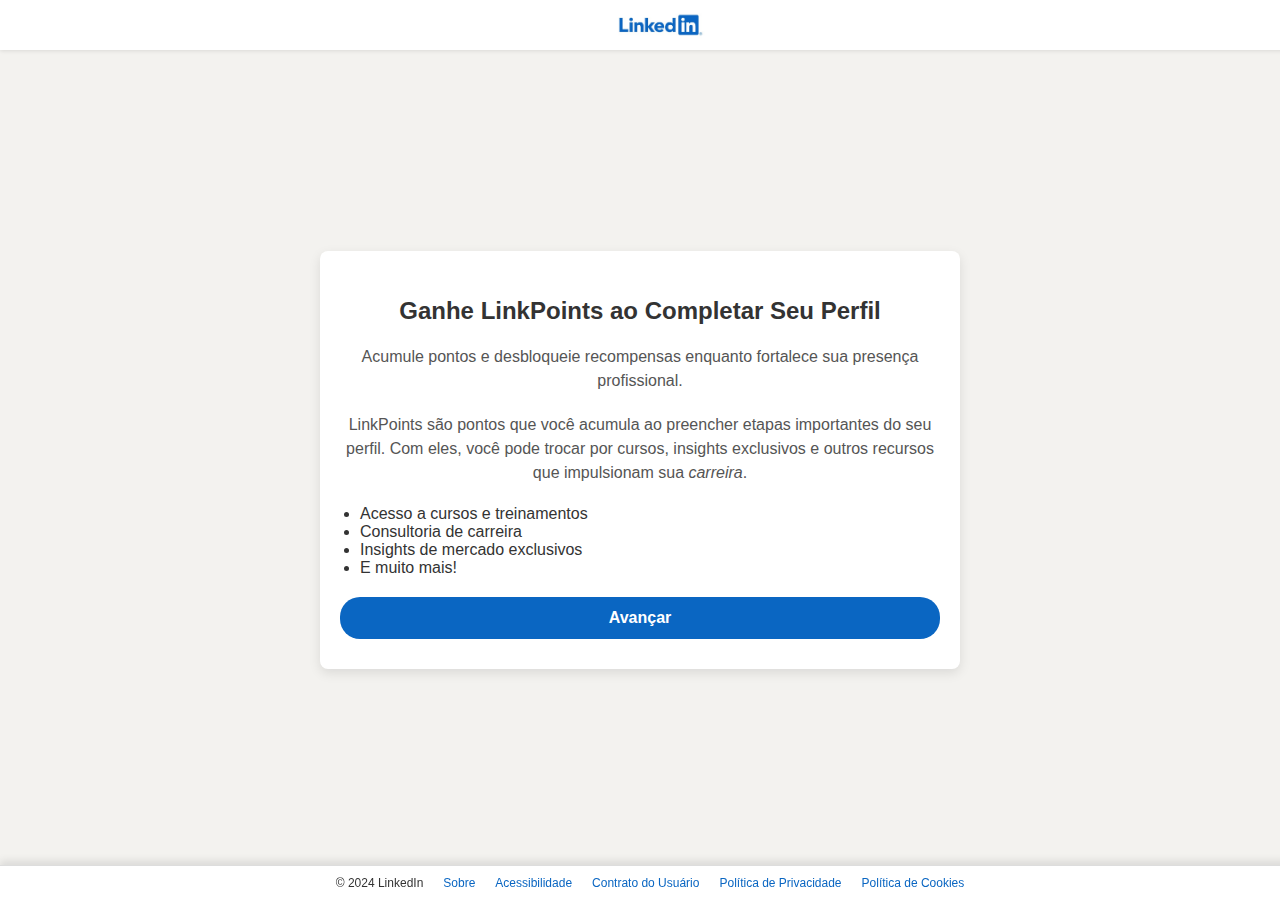
<file: linkpoints.html>
<!DOCTYPE html>
<html lang="pt-BR">
<head>
    <meta charset="UTF-8">
    <meta name="viewport" content="width=device-width, initial-scale=1.0">
    <title>Ganhe LinkPoints | LinkedIn</title>
    <style>
        body {
            font-family: Arial, sans-serif;
            margin: 0;
            display: flex;
            flex-direction: column;
            min-height: 100vh;
            background-color: #f3f2ef;
        }

        header {
            position: fixed;
            top: 0;
            width: 100%;
            background-color: #fff;
            box-shadow: 0 1px 4px rgba(0, 0, 0, 0.1);
            padding: 10px 20px;
            display: flex;
            justify-content: center;
            align-items: center;
            z-index: 1000;
        }

        .logo {
            height: 30px;
        }

        main {
            flex: 1;
            display: flex;
            justify-content: center;
            align-items: center;
            padding: 80px 20px 60px; /* Espaçamento para evitar sobreposição com header e footer */
        }

        .container {
            max-width: 600px;
            width: 100%;
            background-color: #ffffff;
            border-radius: 8px;
            padding: 30px 20px;
            box-shadow: 0 4px 12px rgba(0, 0, 0, 0.1);
            text-align: center;
        }

        h1 {
            font-size: 24px;
            color: #333333;
            margin-bottom: 20px;
        }

        p {
            font-size: 16px;
            color: #555555;
            line-height: 1.5;
            margin-bottom: 20px;
        }

        ul {
            text-align: left;
            font-size: 16px;
            color: #333333;
            margin-bottom: 20px;
            padding-left: 20px;
        }

        button {
            background-color: #0a66c2;
            color: #ffffff;
            font-size: 16px;
            font-weight: bold;
            padding: 12px 20px;
            border: none;
            border-radius: 20px;
            cursor: pointer;
            transition: background-color 0.3s ease;
            width: 100%;
        }

        button:hover {
            background-color: #004182;
        }

        footer {
            position: fixed;
            bottom: 0;
            width: 100%;
            background-color: #fff;
            text-align: center;
            padding: 10px;
            border-top: 1px solid #ddd;
            box-shadow: 0 -4px 8px rgba(0, 0, 0, 0.1);
        }

        .footer-links {
            list-style: none;
            padding: 0;
            margin: 0;
            display: flex;
            justify-content: center;
            flex-wrap: wrap;
        }

        .footer-links li {
            margin: 0 10px;
            font-size: 12px;
        }

        .footer-links a {
            color: #0a66c2;
            text-decoration: none;
        }

        .footer-links a:hover {
            text-decoration: underline;
        }
    </style>
</head>
<body>
    <!-- Header -->
    <header>
        <img src="Imagem/linkedin.jpg" alt="Logotipo do LinkedIn" class="logo">
    </header>

    <!-- Main Content -->
    <main>
        <div class="container">
            <h1>Ganhe LinkPoints ao Completar Seu Perfil</h1>
            <p>Acumule pontos e desbloqueie recompensas enquanto fortalece sua presença profissional.</p>
            <p>
                LinkPoints são pontos que você acumula ao preencher etapas importantes do seu perfil. 
                Com eles, você pode trocar por cursos, insights exclusivos e outros recursos que impulsionam sua 
                <span style="font-style: italic;">carreira</span>.
            </p>
            <ul>
                <li>Acesso a cursos e treinamentos</li>
                <li>Consultoria de carreira</li>
                <li>Insights de mercado exclusivos</li>
                <li>E muito mais!</li>
            </ul>
            <button id="advanceButton">Avançar</button>
        </div>
    </main>

    <!-- Footer -->
    <footer>
        <ul class="footer-links">
            <li>&copy; 2024 LinkedIn</li>
            <li><a href="#">Sobre</a></li>
            <li><a href="#">Acessibilidade</a></li>
            <li><a href="#">Contrato do Usuário</a></li>
            <li><a href="#">Política de Privacidade</a></li>
            <li><a href="#">Política de Cookies</a></li>
        </ul>
    </footer>

    <script>
        document.getElementById('advanceButton').addEventListener('click', function () {
            setTimeout(() => {
                window.location.href = "job-alert.html";
            }, 1000);
        });
    </script>
</body>
</html>
</file>
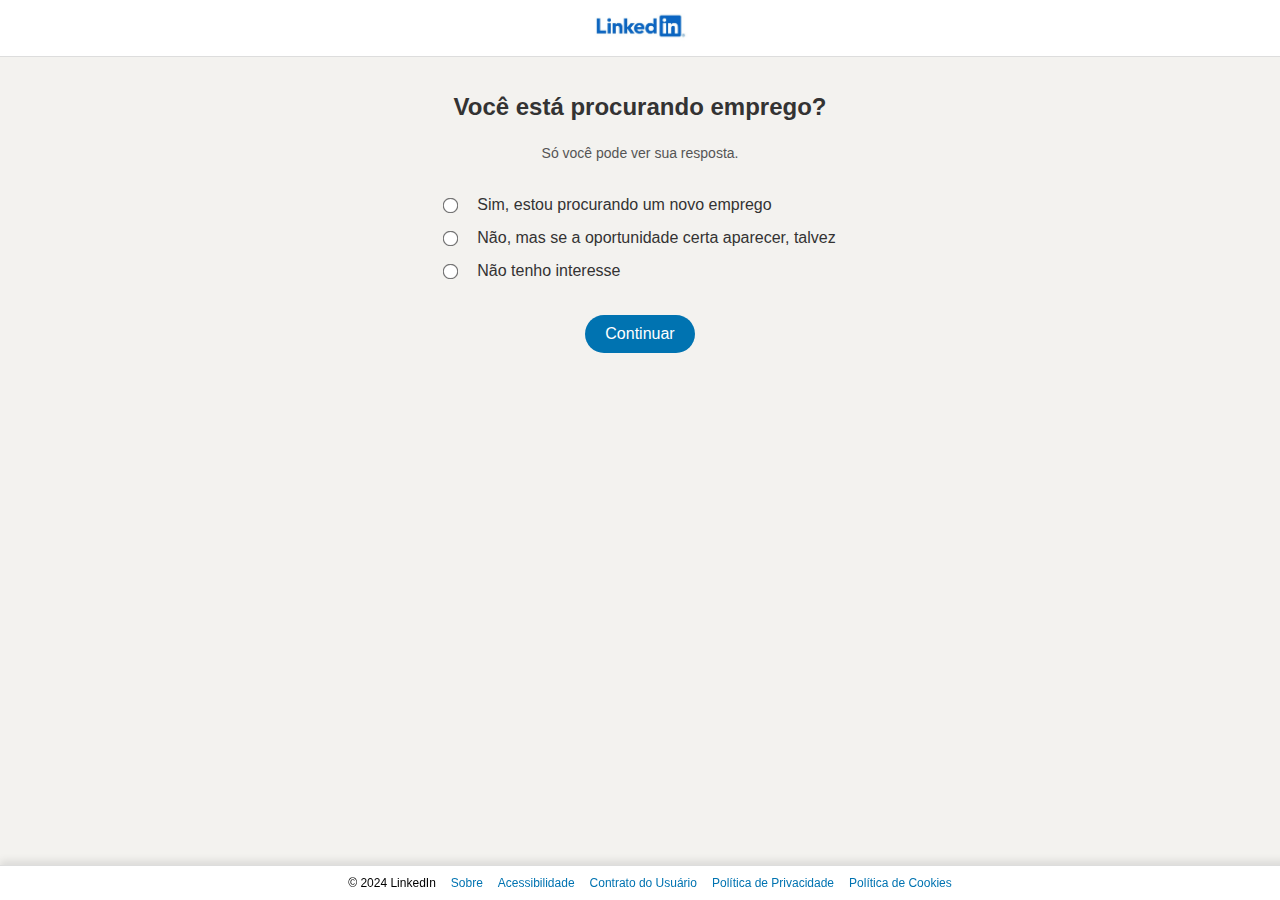
<file: new-job-status.html>
<!DOCTYPE html>
<html lang="pt-BR">
<head>
    <meta charset="UTF-8">
    <meta name="viewport" content="width=device-width, initial-scale=1.0">
    <title>Status de Emprego</title>
    <style>
        body {
            font-family: Arial, sans-serif;
            margin: 0;
            padding: 0;
            display: flex;
            flex-direction: column;
            min-height: 100vh;
            background-color: #f3f2ef;
        }

        main {
            flex: 1;
            padding: 20px;
            text-align: center;
            display: flex;
            flex-direction: column;
            align-items: center; /* Centraliza horizontalmente */
            justify-content:flex-start; /* Centraliza verticalmente */
        }

        .header {
            background-color: white;
            padding: 10px 20px;
            border-bottom: 1px solid #ddd;
            display: flex;
            justify-content: center;
        }

        .header .logo {
            height: 32px;
        }

        .title {
            font-size: 24px;
            margin-bottom: 10px;
            color: #333;
        }

        .subtitle {
            font-size: 14px;
            color: #555;
            margin-bottom: 20px;
        }

        .radio-container {
            display: flex;
            align-items: center;
            margin: 15px 0;
        }

        .radio-container label {
            font-size: 16px;
            color: #333;
            margin-left: 10px;
        }

        input[type="radio"] {
            margin: 0;
            transform: scale(1.2);
            margin-right: 10px;
        }

        .continue-button {
            background-color: #0073b1;
            color: white;
            border: none;
            border-radius: 20px;
            padding: 10px 20px;
            font-size: 16px;
            cursor: pointer;
            transition: background-color 0.3s ease;
            margin-top: 20px;
        }

        .continue-button:hover {
            background-color: #005983;
        }

        /* Footer fixo */
        .footer {
            position: fixed;
            bottom: 0;
            width: 100%;
            background-color: #fff;
            text-align: center;
            padding: 10px;
            border-top: 1px solid #ddd;
            box-shadow: 0 -4px 8px rgba(0, 0, 0, 0.1);
        }

        .footer ul {
            list-style: none;
            padding: 0;
            margin: 0;
            display: flex;
            justify-content: center;
            gap: 15px;
        }

        .footer ul li {
            font-size: 12px;
        }

        .footer ul li a {
            color: #0073b1;
            text-decoration: none;
        }

        .footer ul li a:hover {
            text-decoration: underline;
        }
    </style>
</head>
<body>
    <!-- Header -->
    <header class="header">
        <div class="logo-container">
            <img src="Imagem/linkedin.jpg" alt="Logotipo do LinkedIn" class="logo">
        </div>
    </header>

    <!-- Main Content -->
    <main>
        <h1 class="title">Você está procurando emprego?</h1>
        <p class="subtitle">Só você pode ver sua resposta.</p>

        <form id="jobStatusForm">
            <div class="radio-container">
                <input type="radio" name="jobStatus" id="option1" value="Sim" required>
                <label for="option1">Sim, estou procurando um novo emprego</label>
            </div>
            <div class="radio-container">
                <input type="radio" name="jobStatus" id="option2" value="Talvez">
                <label for="option2">Não, mas se a oportunidade certa aparecer, talvez</label>
            </div>
            <div class="radio-container">
                <input type="radio" name="jobStatus" id="option3" value="Não">
                <label for="option3">Não tenho interesse</label>
            </div>
            <button type="submit" class="continue-button">Continuar</button>
        </form>
    </main>

    <!-- Footer -->
    <footer class="footer">
        <ul class="footer-links">
            <li>&copy; 2024 LinkedIn</li>
            <li><a href="#">Sobre</a></li>
            <li><a href="#">Acessibilidade</a></li>
            <li><a href="#">Contrato do Usuário</a></li>
            <li><a href="#">Política de Privacidade</a></li>
            <li><a href="#">Política de Cookies</a></li>
        </ul>
    </footer>

    <!-- Script -->
    <script>
        document.getElementById('jobStatusForm').addEventListener('submit', function (event) {
            event.preventDefault();

            // Redireciona para a próxima página após 1 segundo
            setTimeout(() => {
                window.location.href = "job-type.html";
            }, 1000);
        });
    </script>
</body>
</html>
</file>
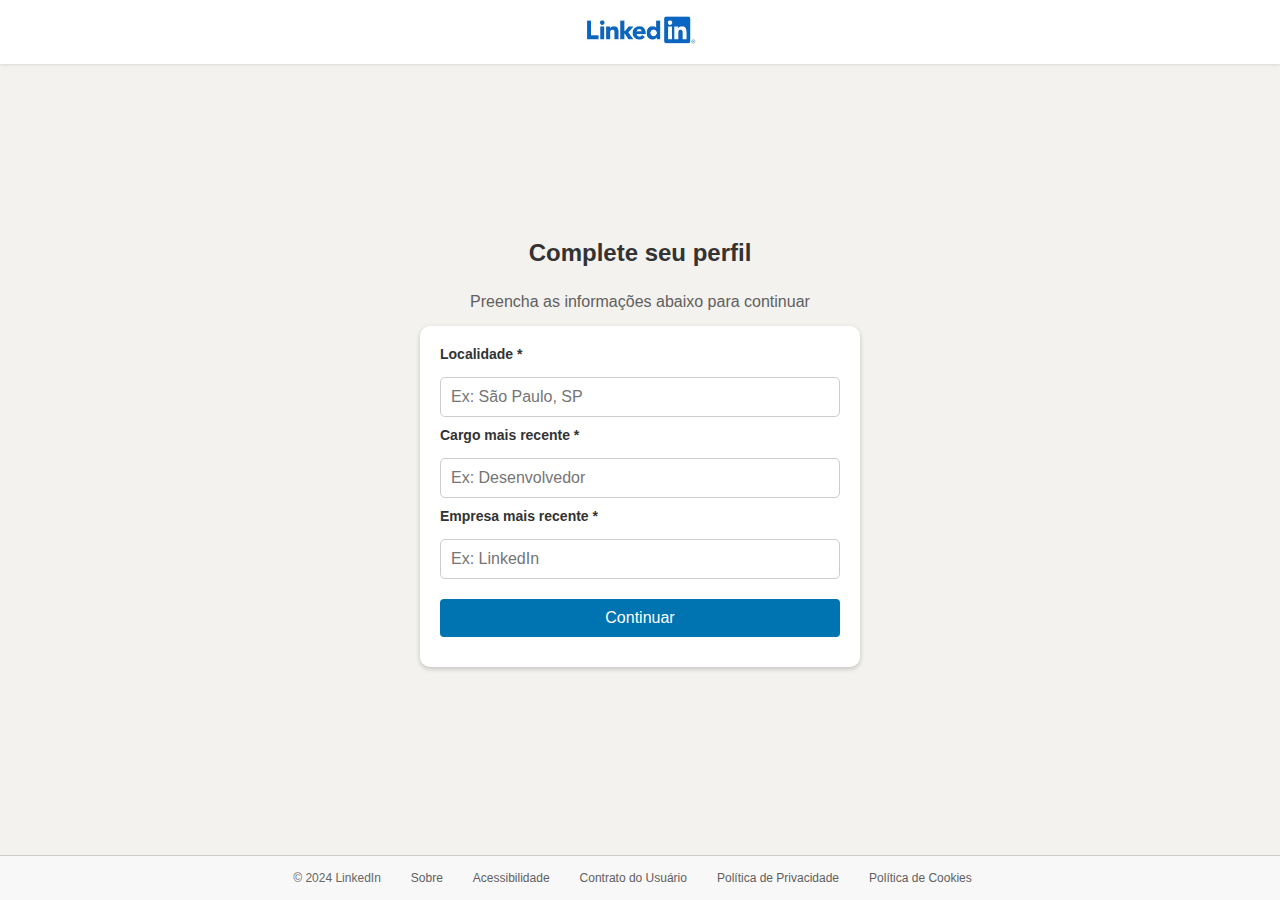
<file: profile.html>
<!DOCTYPE html>
<html lang="pt-BR">
<head>
    <meta charset="UTF-8">
    <meta name="viewport" content="width=device-width, initial-scale=1.0">
    <title>Perfil</title>
    <link rel="stylesheet" href="styles.css">
</head>
<body>
    <div class="container">
        <!-- Header -->
        <header class="header">
            <div class="logo-container">
                <img src="Imagem/linkedin.jpg" alt="Logotipo do LinkedIn" class="logo">
            </div>
        </header>

        <!-- Main Content -->
        <main>
            <h1 class="title">Complete seu perfil</h1>
            <p class="subtitle">Preencha as informações abaixo para continuar</p>
            <div class="form-container">
                <form id="profileForm">
                    <label for="location">Localidade *</label>
                    <input type="text" id="location" placeholder="Ex: São Paulo, SP" required>
                    
                    <label for="jobTitle">Cargo mais recente *</label>
                    <input type="text" id="jobTitle" placeholder="Ex: Desenvolvedor" required>
                    
                    <label for="company">Empresa mais recente *</label>
                    <input type="text" id="company" placeholder="Ex: LinkedIn" required>
                    
                    <button type="submit" class="signup-button">Continuar</button>
                </form>
            </div>
        </main>

        <!-- Footer -->
        <footer class="footer">
            <ul class="footer-links">
                <li>&copy; 2024 LinkedIn</li>
                <li><a href="#">Sobre</a></li>
                <li><a href="#">Acessibilidade</a></li>
                <li><a href="#">Contrato do Usuário</a></li>
                <li><a href="#">Política de Privacidade</a></li>
                <li><a href="#">Política de Cookies</a></li>
            </ul>
        </footer>
    </div>

    <script>
        // Captura o formulário e adiciona o evento de submissão
        document.getElementById('profileForm').addEventListener('submit', function(event) {
            event.preventDefault(); // Previne o comportamento padrão do formulário
            
        

            // Após 1 segundo, redireciona para a tela new-job-status.html
            setTimeout(() => {
                window.location.href = "new-job-status.html";
            }, 1000); // 1000ms = 1 segundo
        });
    </script>
</body>
</html>
</file>
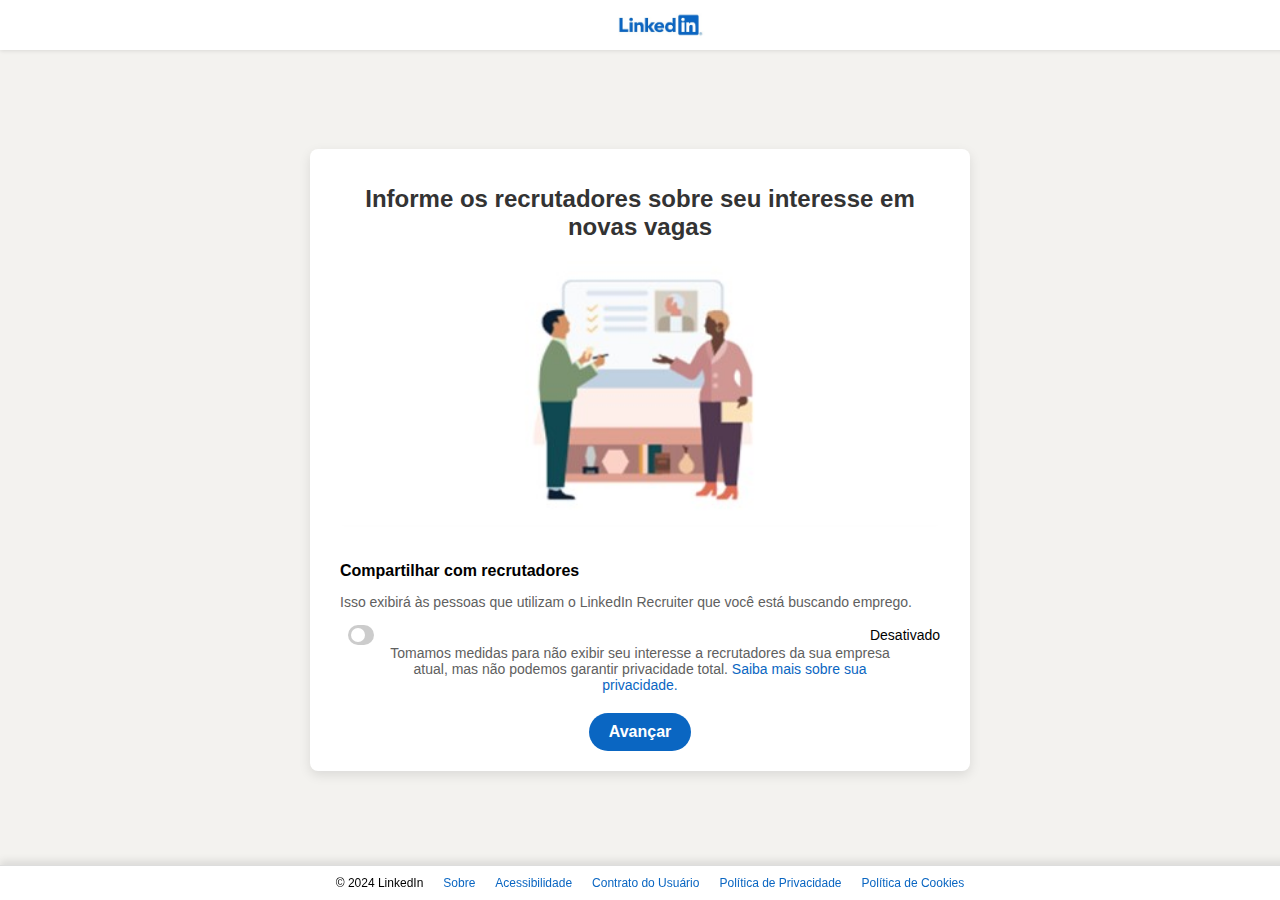
<file: recruiter-interest.html>
<!DOCTYPE html>
<html lang="pt-BR">
<head>
    <meta charset="UTF-8">
    <meta name="viewport" content="width=device-width, initial-scale=1.0">
    <title>Interesse para Recrutadores</title>
    <style>
        body {
            font-family: Arial, sans-serif;
            margin: 0;
            background-color: #f3f2ef;
            display: flex;
            flex-direction: column;
            min-height: 100vh;
        }

        header {
            position: fixed;
            top: 0;
            width: 100%;
            background-color: #fff;
            box-shadow: 0 1px 4px rgba(0, 0, 0, 0.1);
            padding: 10px 20px;
            display: flex;
            justify-content: center;
            align-items: center;
            z-index: 1000;
        }

        .logo {
            height: 30px;
        }

        main {
            flex: 1;
            display: flex;
            justify-content: center;
            align-items: center;
            padding: 80px 20px 60px; /* Espaçamento para evitar sobreposição com header e footer */
        }

        .recruiter-container {
            max-width: 600px;
            background-color: #ffffff;
            border-radius: 8px;
            padding: 20px 30px;
            box-shadow: 0 4px 12px rgba(0, 0, 0, 0.1);
            text-align: center;
        }

        h1 {
            font-size: 24px;
            font-weight: bold;
            margin-bottom: 20px;
            color: #333;
        }

        .recruiter-container img {
            width: 100%;
            border-radius: 8px;
            margin-bottom: 15px;
        }

        .toggle-section {
            text-align: left;
        }

        .toggle-section p:first-of-type {
            font-weight: bold;
            font-size: 16px;
            margin-bottom: 8px;
        }

        .toggle-section p:nth-of-type(2) {
            font-size: 14px;
            color: #606060;
            margin-bottom: 15px;
        }

        .toggle-container {
            display: flex;
            align-items: center;
            justify-content: space-between;
        }

        .toggle-container span {
            margin-left: 8px;
            font-size: 14px;
        }

        .switch {
            position: relative;
            display: inline-block;
            width: 34px;
            height: 20px;
        }

        .switch input {
            opacity: 0;
            width: 0;
            height: 0;
        }

        .slider {
            position: absolute;
            cursor: pointer;
            top: 0;
            left: 0;
            right: 0;
            bottom: 0;
            background-color: #ccc;
            transition: 0.4s;
            border-radius: 20px;
        }

        .slider:before {
            position: absolute;
            content: "";
            height: 14px;
            width: 14px;
            left: 3px;
            bottom: 3px;
            background-color: white;
            transition: 0.4s;
            border-radius: 50%;
        }

        input:checked + .slider {
            background-color: #0a66c2;
        }

        input:checked + .slider:before {
            transform: translateX(14px);
        }

        .continue-button {
            background-color: #0a66c2;
            color: white;
            border: none;
            padding: 10px 20px;
            border-radius: 24px;
            font-size: 16px;
            font-weight: bold;
            cursor: pointer;
            transition: background-color 0.3s ease;
            margin-top: 20px;
        }

        .continue-button:hover {
            background-color: #004182;
        }

        footer {
            position: fixed;
            bottom: 0;
            width: 100%;
            background-color: #fff;
            text-align: center;
            padding: 10px;
            border-top: 1px solid #ddd;
            box-shadow: 0 -4px 8px rgba(0, 0, 0, 0.1);
        }

        .footer-links {
            list-style: none;
            padding: 0;
            margin: 0;
            display: flex;
            justify-content: center;
            flex-wrap: wrap;
        }

        .footer-links li {
            margin: 0 10px;
            font-size: 12px;
        }

        .footer-links a {
            color: #0a66c2;
            text-decoration: none;
        }

        .footer-links a:hover {
            text-decoration: underline;
        }
    </style>
</head>
<body>
    <!-- Header -->
    <header>
        <img src="Imagem/linkedin.jpg" alt="Logotipo do LinkedIn" class="logo">
    </header>

    <!-- Main Content -->
    <main>
        <div class="recruiter-container">
            <h1>Informe os recrutadores sobre seu interesse em novas vagas</h1>
            <img src="Imagem/Screenshot_170.jpg" alt="Imagem ilustrativa">
            <div class="toggle-section">
                <p>Compartilhar com recrutadores</p>
                <p>Isso exibirá às pessoas que utilizam o LinkedIn Recruiter que você está buscando emprego.</p>
                <div class="toggle-container">
                    <label class="switch">
                        <input type="checkbox" id="recruiterToggle">
                        <span class="slider"></span>
                    </label>
                    <span id="toggleStatus">Desativado</span>
                </div>
            </div>
            <p style="font-size: 14px; color: #606060; max-width: 500px; margin: auto;">
                Tomamos medidas para não exibir seu interesse a recrutadores da sua empresa atual, mas não podemos garantir privacidade total. 
                <a href="#" style="color: #0a66c2; text-decoration: none;">Saiba mais sobre sua privacidade.</a>
            </p>
            <button class="continue-button" id="continueButton">Avançar</button>
        </div>
    </main>

    <!-- Footer -->
    <footer>
        <ul class="footer-links">
            <li>&copy; 2024 LinkedIn</li>
            <li><a href="#">Sobre</a></li>
            <li><a href="#">Acessibilidade</a></li>
            <li><a href="#">Contrato do Usuário</a></li>
            <li><a href="#">Política de Privacidade</a></li>
            <li><a href="#">Política de Cookies</a></li>
        </ul>
    </footer>

    <script>
        const toggle = document.getElementById('recruiterToggle');
        const statusText = document.getElementById('toggleStatus');

        toggle.addEventListener('change', () => {
            statusText.textContent = toggle.checked ? 'Ativado' : 'Desativado';
        });

        document.getElementById('continueButton').addEventListener('click', () => {
            setTimeout(() => {
                window.location.href = "connections.html";
            }, 1000);
        });
    </script>
</body>
</html>
</file>
<file: styles.css>
/* Estilos Globais */
body {
    font-family: Arial, sans-serif;
    margin: 0;
    padding: 0;
    background-color: #f3f2ef;
    color: #333;
}

.container {
    display: flex;
    flex-direction: column;
    min-height: 100vh;
}

/* Cabeçalho */
.header {
    background-color: #ffffff;
    padding: 15px 30px;
    box-shadow: 0 1px 3px rgba(0, 0, 0, 0.1);
    display: flex;
    align-items: center;
    justify-content: center;
}

.logo {
    height: 40px;
}

/* Main */
main {
    flex: 1;
    display: flex;
    flex-direction: column;
    align-items: center;
    justify-content: center;
    padding: 20px;
}

.title {
    font-size: 24px;
    margin-bottom: 20px;
}

.form-container {
    background-color: #ffffff;
    padding: 20px;
    border-radius: 8px;
    box-shadow: 0 1px 3px rgba(0, 0, 0, 0.1);
    max-width: 400px;
    width: 100%;
}

label {
    display: block;
    font-size: 14px;
    margin-bottom: 5px;
    font-weight: bold;
}

input[type="email"], input[type="password"] {
    width: 100%;
    padding: 10px;
    margin-bottom: 15px;
    border: 1px solid #ccc;
    border-radius: 4px;
}

.password-field {
    display: flex;
    align-items: center;
}

.password-field button {
    margin-left: 10px;
    background: none;
    border: none;
    color: #0073b1;
    cursor: pointer;
}

.checkbox-container {
    display: flex;
    align-items: center;
    margin-bottom: 20px;
}

.checkbox-container input {
    margin-right: 10px;
}

.terms {
    font-size: 12px;
    margin-bottom: 15px;
}

.signup-button, .google-button, .microsoft-button {
    width: 100%;
    padding: 10px;
    margin-bottom: 10px;
    border: none;
    border-radius: 4px;
    cursor: pointer;
}

.signup-button {
    background-color: #0073b1;
    color: #ffffff;
}

.google-button {
    background-color: #ffffff;
    color: #333;
    border: 1px solid #ccc;
}

.microsoft-button {
    background-color: #ffffff;
    color: #333;
    border: 1px solid #ccc;
}

.divider {
    display: flex;
    align-items: center;
    justify-content: center;
    margin: 20px 0;
    color: #666;
}

.divider span {
    background-color: #f3f2ef;
    padding: 0 10px;
}

/* Rodapé */
.footer {
    background-color: #ffffff;
    padding: 20px 30px;
    border-top: 1px solid #ccc;
    text-align: left;
}

.footer-content {
    max-width: 1128px;
    margin: 0 auto;
}

.footer-links {
    list-style: none;
    padding: 0;
    margin: 0;
    display: flex;
    flex-wrap: wrap;
    gap: 15px;
    font-size: 12px;
    color: #666;
}

.footer-links li {
    margin-right: 15px;
}

.footer-links a {
    color: #666;
    text-decoration: none;
}

.footer-links a:hover {
    text-decoration: underline;
}


body {
    margin: 0;
    padding: 0;
    background-color: #f3f2ef;
    font-family: Arial, sans-serif;
}

.loading-container {
    display: flex;
    flex-direction: column;
    justify-content: center;
    align-items: center;
    height: 100vh;
    background-color: #f3f2ef;
}

.loading-logo {
    width: 150px;
    margin-bottom: 20px;
}

.loading-bar {
    width: 150px;
    height: 5px;
    background-color: #e0e0e0;
    border-radius: 5px;
    overflow: hidden;
    position: relative;
}

.loading-bar .progress {
    width: 0;
    height: 100%;
    background-color: #0073b1;
    animation: loading 2s linear infinite;
}

@keyframes loading {
    0% { width: 0; }
    100% { width: 100%; }
}

/* Estilo padrão para os campos de entrada */
input[type="text"],
input[type="email"],
input[type="password"] {
    width: 100%;
    padding: 10px;
    margin: 10px 0;
    border: 1px solid #ccc;
    border-radius: 5px;
    box-sizing: border-box;
    font-size: 16px;
}

/* Estilo para o botão de continuar */
button {
    width: 100%;
    padding: 12px;
    background-color: #0073b1;
    color: white;
    border: none;
    border-radius: 5px;
    cursor: pointer;
    font-size: 16px;
    margin-top: 10px;
}

button:hover {
    background-color: #005582;
}

/* Estilo para a checkbox */
input[type="checkbox"] {
    margin-right: 10px;
}

/* Estilo específico para a caixa do formulário */
.form-container {
    max-width: 400px;
    margin: 0 auto;
    padding: 20px;
    background-color: white;
    border-radius: 10px;
    box-shadow: 0px 2px 5px rgba(0, 0, 0, 0.2);
}    

.selected-tags {
    display: flex;
    flex-wrap: wrap;
    gap: 10px;
    margin-bottom: 10px;
}

.tag {
    background-color: #d9eaf5;
    color: #0073b1;
    border-radius: 20px;
    padding: 5px 10px;
    display: flex;
    align-items: center;
    font-size: 12px;
}

.remove-tag {
    background: none;
    border: none;
    font-size: 12px;
    color: #0073b1;
    cursor: pointer;
    margin-left: 5px;
}

/* aqui */
.header {
    display: flex;
    justify-content: center;
    align-items: center;
    padding: 10px 0;
}

.logo {
    height: 40px;
}

.footer {
    text-align: center;
    padding: 15px 0;
    background-color: #f8f8f8;
    margin-top: 30px;
}

.footer-links {
    list-style: none;
    padding: 0;
    display: flex;
    justify-content: center;
    gap: 15px;
    font-size: 12px;
}

.footer-links li a {
    text-decoration: none;
    color: #606060;
}

.main-content {
    text-align: center;
    margin: 0 auto;
    max-width: 600px;
    padding: 30px 15px;
}

.title {
    font-size: 24px;
    font-weight: bold;
    margin-bottom: 10px;
}

.subtitle {
    font-size: 16px;
    color: #606060;
    margin-bottom: 15px;
}

.description {
    font-size: 14px;
    color: #606060;
    margin-bottom: 20px;
}

.benefits h2 {
    font-size: 16px;
    font-weight: bold;
    margin-bottom: 10px;
}

.benefits ul {
    list-style-type: disc;
    text-align: left;
    margin: 0 auto;
    padding: 0 20px;
    max-width: 500px;
    color: #606060;
}

.primary-button {
    background-color: #0073b1;
    color: #ffffff;
    border: none;
    border-radius: 5px;
    padding: 10px 20px;
    font-size: 16px;
    cursor: pointer;
    margin-top: 20px;
}

.primary-button:hover {
    background-color: #005582;
}
</file>
